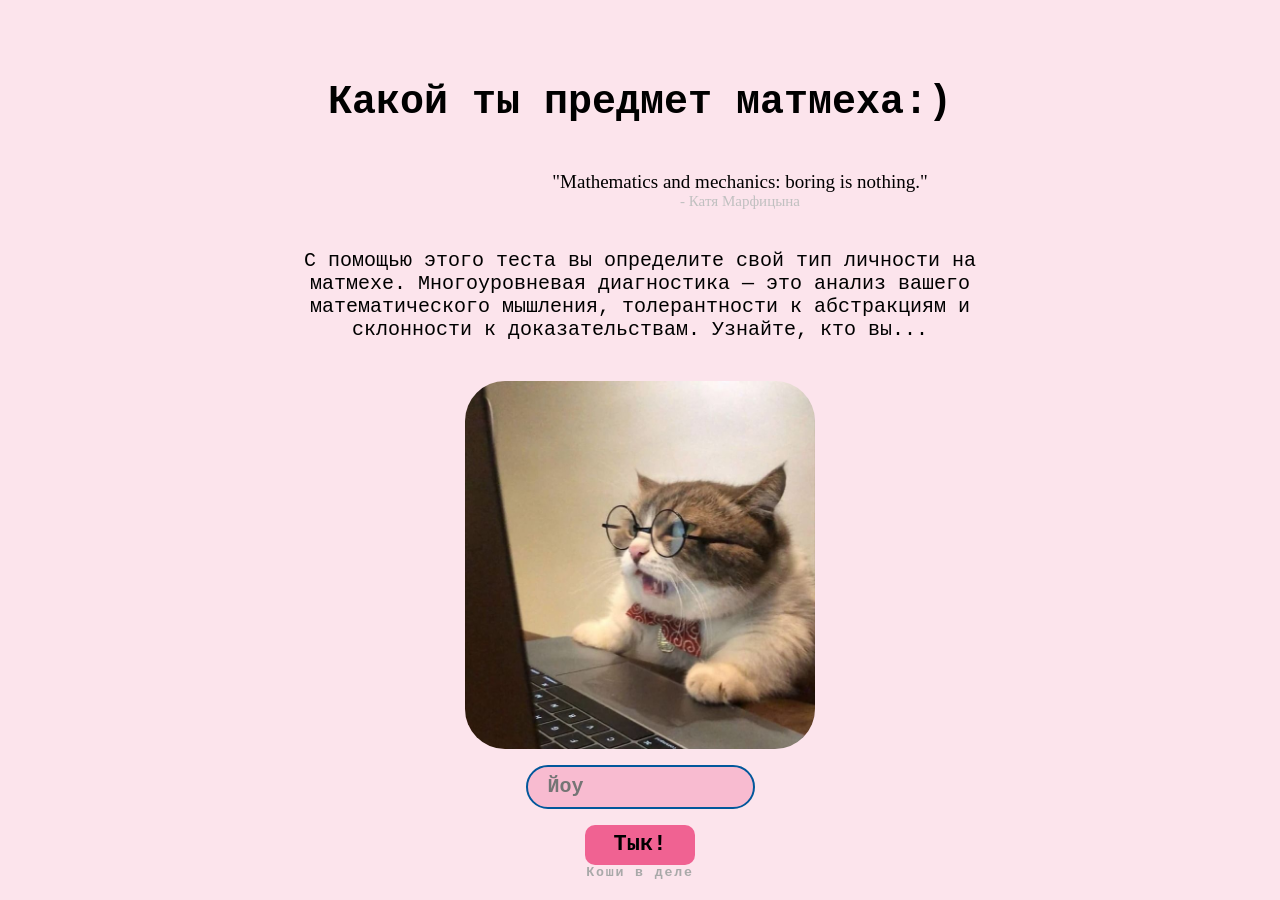
<file: index.html>
<!DOCTYPE html>
<html lang="ru">

	<head>
		<title>Какой ты предмет матмеха:)</title>
		<link rel="stylesheet" href="css/style.css">
		<meta charset="UTF-8">
		<script src="count.js" defer></script>
	</head>

	<body>
		
		<h1>Какой ты предмет матмеха:)</h1>
		<blockquote>
				"Mathematics and mechanics: boring is nothing."
			 	<div class="author">- Катя Марфицына</div>
		</blockquote>

		<p class="ind">С помощью этого теста вы определите свой тип личности на матмехе.
		Многоуровневая диагностика — это анализ вашего математического мышления, толерантности к абстракциям и склонности к доказательствам. Узнайте, кто вы...</p>

		<img src="first.jpg" width="350" >
		<p>
    		<input type="text" placeholder="Йоу" class="name-input">
		</p>

		<button onclick="start_test()" class="button">Тык!</button>
		<h5>Коши в деле</h5>
	</body>
</html>
</file>
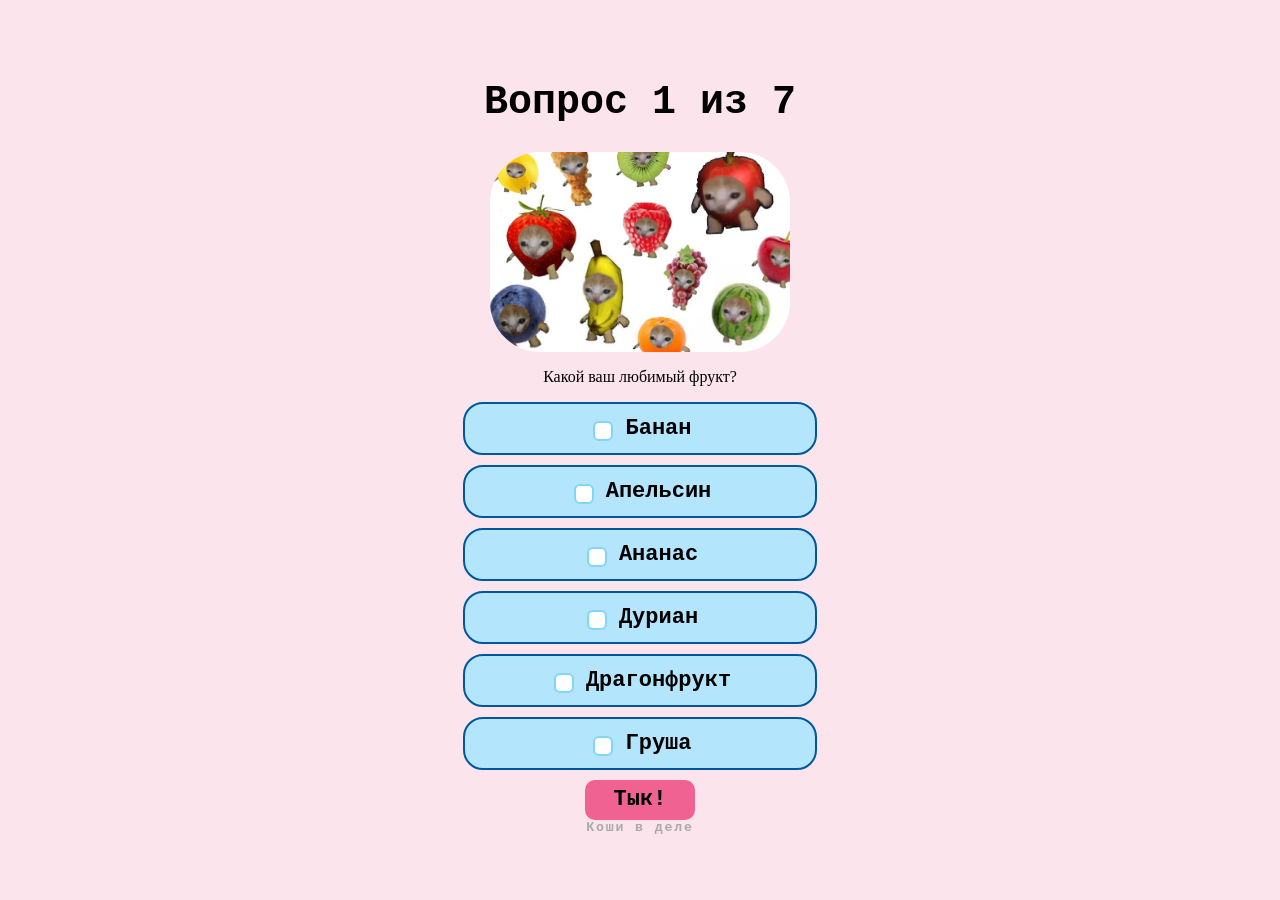
<file: page2.html>
<!DOCTYPE html>
<html lang="ru">

	<head>
		<title>Какой ты предмет матмеха:)</title>
		<link rel="stylesheet" href="css/style.css">
		<meta charset="UTF-8">
		<script src="count.js" defer></script>
	</head>
		
	<body>
		<h1>Вопрос 1 из 7 </h1>
		<div class="question" data-question="1">
			<img src="fr.jpg" style="width: 300px !important;" >
		    <p>Какой ваш любимый фрукт?</p>
		 
		    <label>
		    	<input type="radio" name="q1" value="banana">Банан
		    </label>

		    <label>	    	
		    	<input type="radio" name="q1" value="orange">Апельсин
		    </label>

		    <label>
		    	<input type="radio" name="q1" value="pineapple">Ананас
		    </label>

		    <label>
		    	
		    	<input type="radio" name="q1" value="durian">Дуриан
		    </label>

		    <label>
		    	<input type="radio" name="q1" value="dragon">Драгонфрукт
		    </label>

		    <label>
		    	<input type="radio" name="q1" value="pear">Груша
		    </label>
</div>
		 <button onclick="get_sub_for_ans('q1', 'page3.html')" class="button">Тык!</button>
		<h5>Коши в деле</h5>
	</body>
</html>
</file>
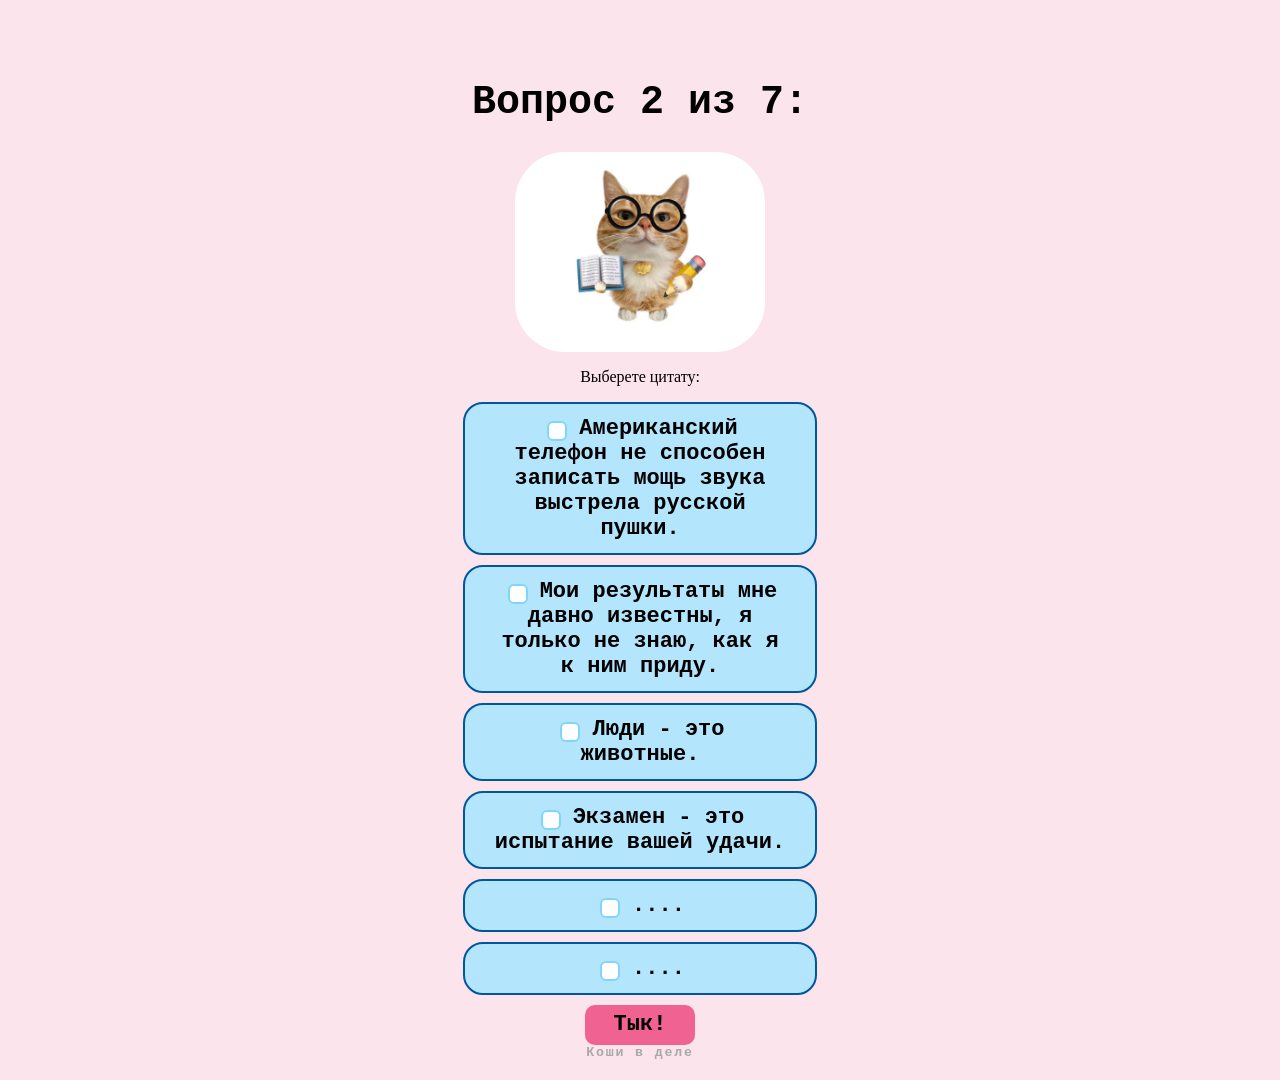
<file: page3.html>
<!DOCTYPE html>
<html lang="ru">

	<head>
		<title>Какой ты предмет матмеха:)</title>
		<link rel="stylesheet" href="css/style.css">
		<meta charset="UTF-8">
		<script src="count.js" defer></script>
	</head>
		
	<body>
		<h1>Вопрос 2 из 7: </h1>
		<div class="question" data-question="1">
			<img src="bl.jpg" style="width: 250px !important;" >
		    <p>Выберете цитату:</p>
		    
		    <label>
		    	<input type="radio" name="q2" value="phone">Американский телефон не способен записать мощь звука выстрела русской пушки.
		    </label>

		    <label>
		    	<input type="radio" name="q2" value="result">Мои результаты мне давно известны, я только не знаю, как я к ним приду.
		    </label>

		    <label>
		    	<input type="radio" name="q2" value="animal">Люди - это животные.
		    </label>

		    <label>
		    	<input type="radio" name="q2" value="exam">Экзамен - это испытание вашей удачи.
		    	
		    </label>

		    <label>
		    	<input type="radio" name="q2" value="pod1">....
		    </label>

			<label>
		    	<input type="radio" name="q2" value="pod2">....
		    </label>
</div>
		 <button onclick="get_sub_for_ans('q2', 'page4.html')" class="button">Тык!</button>
		<h5>Коши в деле</h5>
	</body>
</html>
</file>
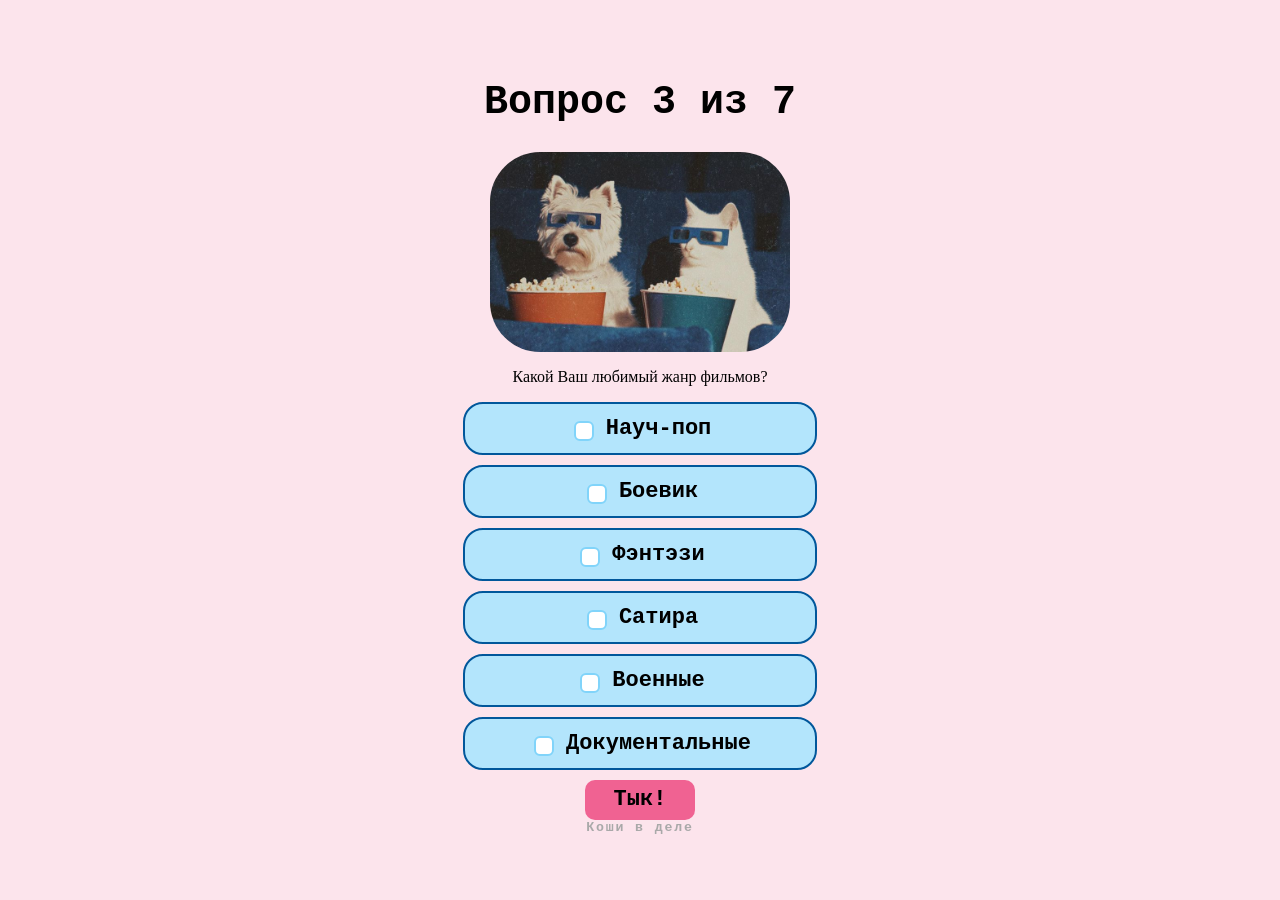
<file: page4.html>
<!DOCTYPE html>
<html lang="ru">

    <head>
        <title>Какой ты предмет матмеха:)</title>
        <link rel="stylesheet" href="css/style.css">
        <meta charset="UTF-8">
        <script src="count.js" defer></script>
    </head>
        
    <body>
        <h1>Вопрос 3 из 7</h1>
        <div class="question" data-question="1">
            <img src="film.jpg" style="width: 300px !important;" >
            <p>Какой Ваш любимый жанр фильмов?</p>
           
            <label>
                <input type="radio" name="q3" value="scienpop">Науч-поп
            </label>

            <label>
                <input type="radio" name="q3" value="action">Боевик
            </label>

            <label>       
                <input type="radio" name="q3" value="fantasy">Фэнтэзи      
            </label>

            <label>
                <input type="radio" name="q3" value="satire">Сатира
            </label>

            <label>
                <input type="radio" name="q3" value="war">Военные
            </label>

            <label>
                <input type="radio" name="q3" value="docum">Документальные
            </label>
</div>
        <button onclick="get_sub_for_ans('q3', 'page5.html')" class="button">Тык!</button>
        <h5>Коши в деле</h5>
    </body>
</html>
</file>
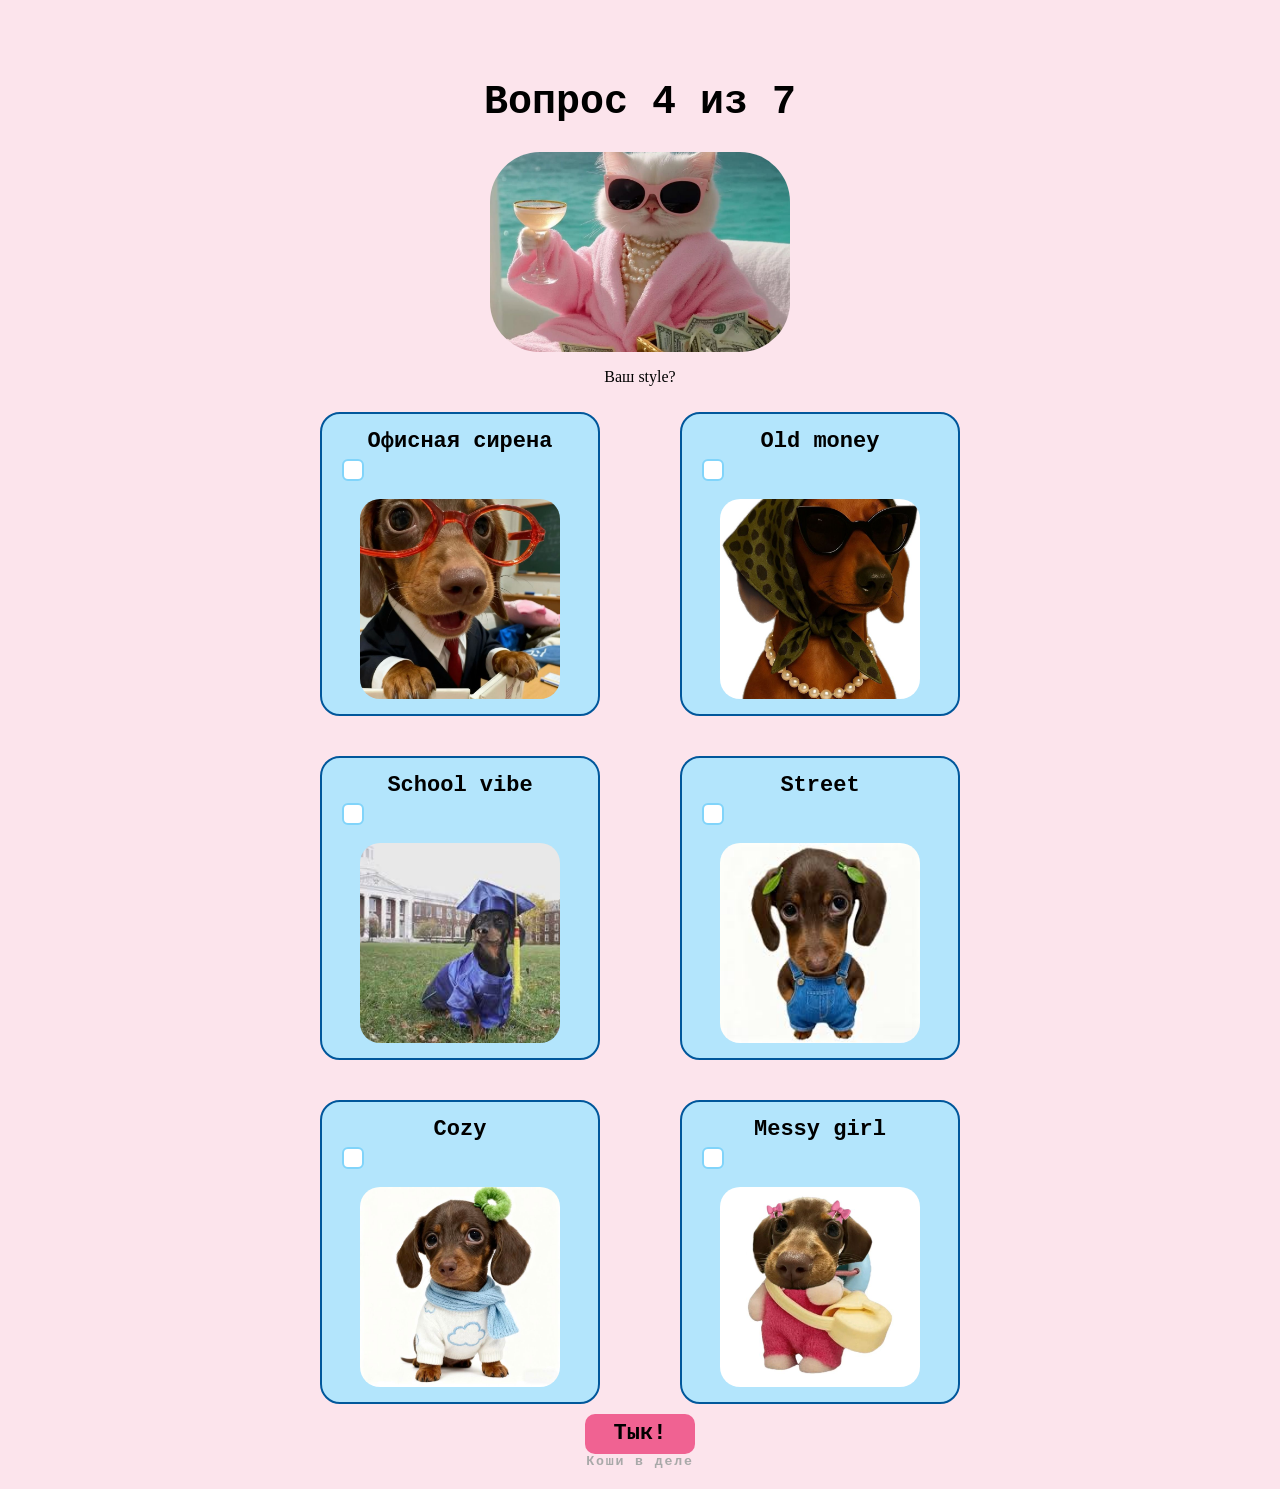
<file: page5.html>
<!DOCTYPE html>
<html lang="ru">

    <head>
        <title>Какой ты предмет матмеха:)</title>
        <link rel="stylesheet" href="css/style.css">
        <meta charset="UTF-8">
        <script src="count.js" defer></script>
    </head>
        
    <body>
        <h1>Вопрос 4 из 7</h1>
        <div class="question" data-question="1">
            <img src="styl.jpg" style="width: 300px !important;" >
            <p>Ваш style?</p>
            
            <div class="options-grid"> 
                <label>
                    <input type="radio" name="q4" value="ofice">Офисная сирена<img src="of.jpg" width="150">
                </label>

                <label>
                    <input type="radio" name="q4" value="old">Old money<img src="old.jpg" width="150">
                </label>

                <label>
                    <input type="radio" name="q4" value="school">School vibe<img src="sch.jpg" width="150">
                </label>

                <label>
                    
                    <input type="radio" name="q4" value="street">Street<img src="srt.jpg" width="150">
                </label>

                <label>
                    <input type="radio" name="q4" value="cozy">Cozy<img src="cozy.jpg" width="100">
                </label>

                <label>
                    <input type="radio" name="q4" value="messy">Messy girl<img src="mess.jpg" width="150">
                </label>
            </div>
        </div>
        <button onclick="get_sub_for_ans('q4', 'page6.html')" class="button">Тык!</button>
        <h5>Коши в деле</h5>
    </body>
</html>
</file>
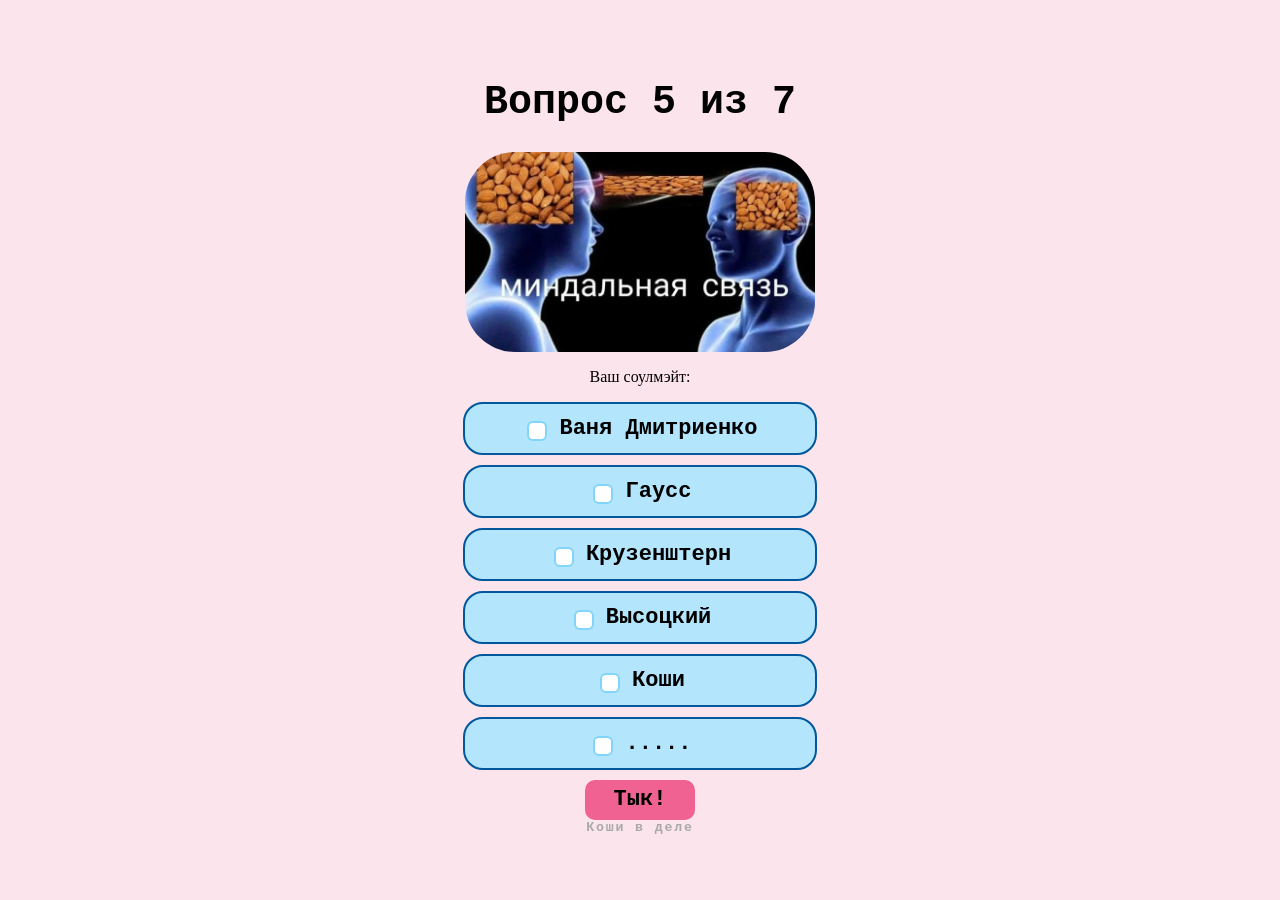
<file: page6.html>
<!DOCTYPE html>
<html lang="ru">

    <head>
        <title>Какой ты предмет матмеха:)</title>
        <link rel="stylesheet" href="css/style.css">
        <meta charset="UTF-8">
        <script src="count.js" defer></script>
    </head>
        
    <body>
        <h1>Вопрос 5 из 7</h1>
        <div class="question" data-question="1">
            <img src="soul.jpg" style="width: 350px !important;">
            <p>Ваш соулмэйт:</p>
            

            <label>
                <input type="radio" name="q5" value="vany">Ваня Дмитриенко
            </label>

            <label>
                <input type="radio" name="q5" value="gaus">Гаусс
            </label>

            <label>       
                <input type="radio" name="q5" value="krus">Крузенштерн      
            </label>

            <label>
                <input type="radio" name="q5" value="vsots">Высоцкий
            </label>

            <label>
                <input type="radio" name="q5" value="kosh">Коши
            </label>

            <label>
                <input type="radio" name="q5" value="papa">.....
            </label>
</div>
        <button onclick="get_sub_for_ans('q5', 'page7.html')" class="button">Тык!</button>
        <h5>Коши в деле</h5>
    </body>
</html>
</file>
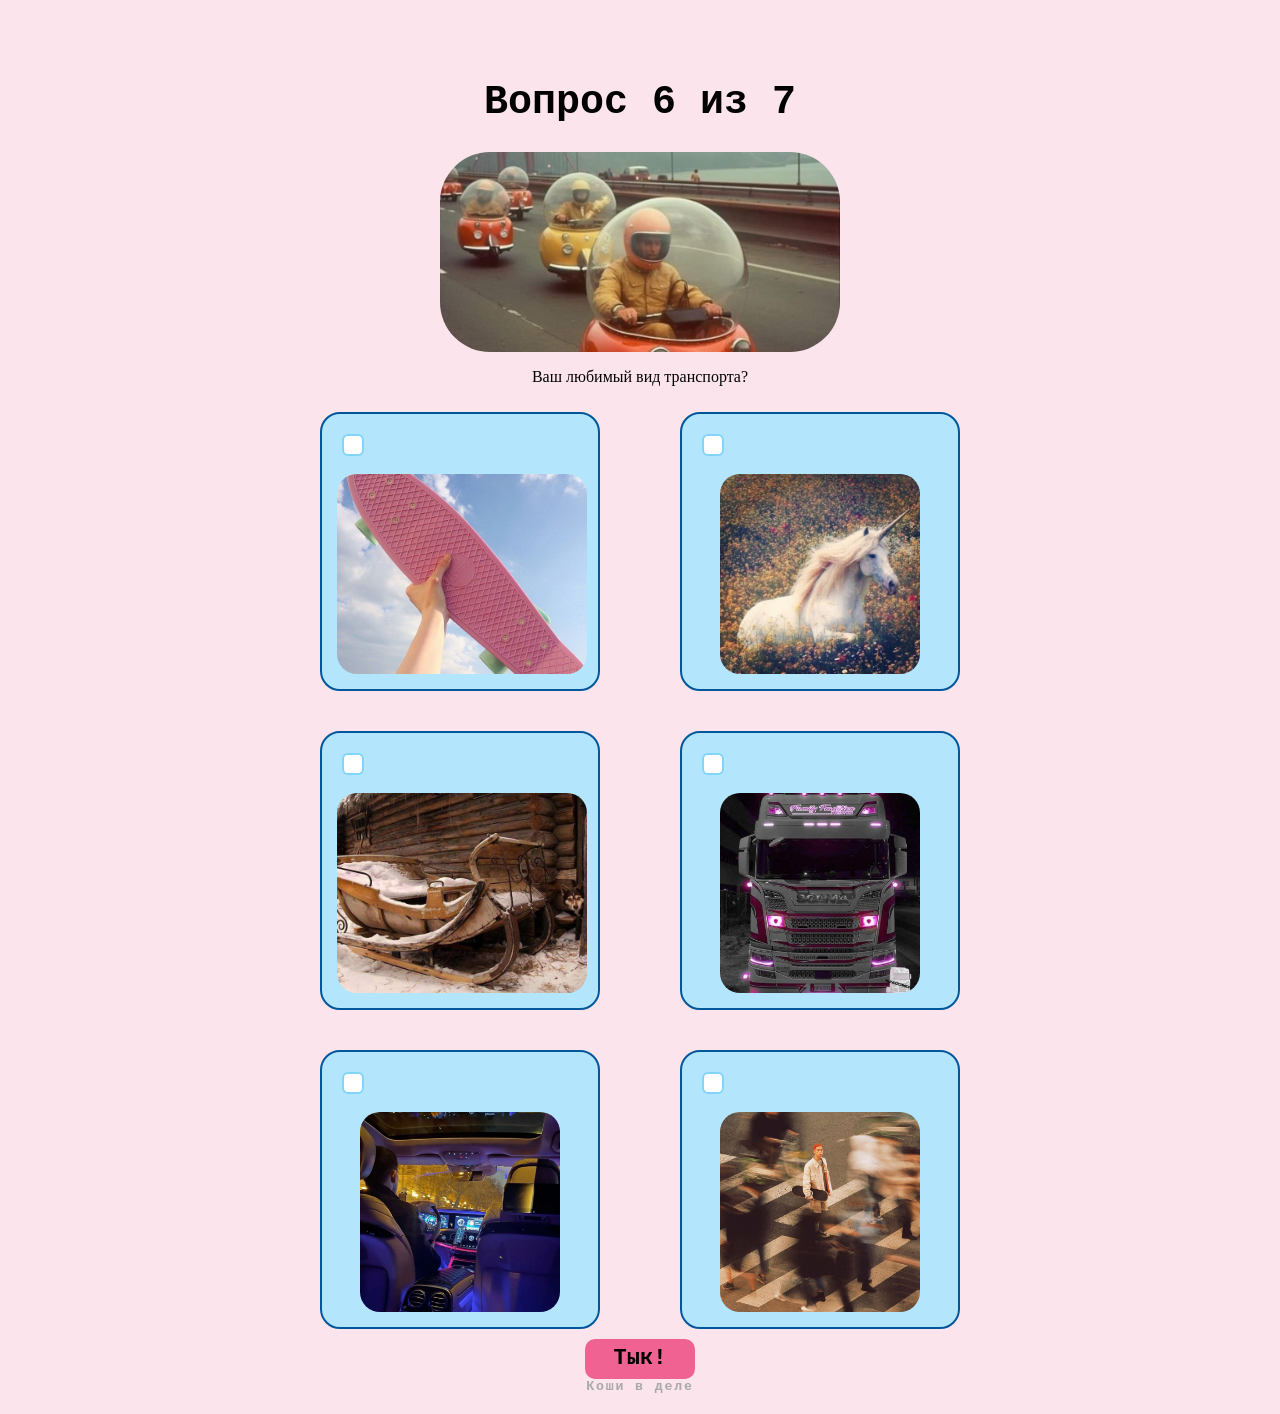
<file: page7.html>
<!DOCTYPE html>
<html lang="ru">

    <head>
        <title>Какой ты предмет матмеха:)</title>
        <link rel="stylesheet" href="css/style.css">
        <meta charset="UTF-8">
        <script src="count.js" defer></script>
    </head>
        
    <body>
        <h1>Вопрос 6 из 7</h1>
        <div class="question" data-question="1">
            <img src="tr.jpg" style="width: 400px !important;">
            <p>Ваш любимый вид транспорта?</p>
            
            <div class="options-grid"> 
                <label>
                    <input type="radio" name="q6" value="penny"><img src="penny.jpg" style="width: 250px !important;">
                </label>

                <label>
                    <input type="radio" name="q6" value="unicorn"><img src="ed.jpg" width="150">
                </label>

                <label>       
                    <input type="radio" name="q6" value="sani"><img src="sani.jpg" style="width: 250px !important;">    
                </label>

                <label>
                    <input type="radio" name="q6" value="taga"><img src="taga.jpg" width="150">
                </label>

                <label>
                    <input type="radio" name="q6" value="bisnes"><img src="bisbes.jpg" width="150">
                </label>

                <label>
                    <input type="radio" name="q6" value="other"><img src="pesh.jpg" width="150">
                </label>
            </div>
        </div>
        <button onclick="get_sub_for_ans('q6', 'page8.html')" class="button">Тык!</button>
        <h5>Коши в деле</h5>
    </body>
</html>
</file>
<file: css/style.css>
body {
    height: 100%;
    background: #fce4ec;
    display: flex;
    flex-direction: column;
    text-align: center;
    margin: 0;
}
img {
    border-radius: 40px;
    display: block;
    margin-left: auto;
    margin-right: auto;
    margin-top: 20px;
}

h1 {
    text-align: center;
    margin-top: 80px;
    font-size: 40px;
    font-family: Courier New;
}

.ind{
    font-size: 20px;
    font-family: Courier New, monospace;
    font-weight: 500;
    width: 700px; 
    margin-left: auto;
    margin-right: auto;
}

h5 {
    margin-top: auto;           
    margin-bottom: 20px;
    color: darkgray;
    font-family: Courier New, serif;
    text-align: center;
    letter-spacing: 1.8px;
}
blockquote {
    font-size: 19px;
    margin-left: auto;
    margin-right: auto;
    width: 700px; 
    font-family: Snell Roundhand, cursive;
    padding-left: 200px; 
    
}
blockquote .author{
    font-size: 15px;
    color: silver;
    font-family: Snell Roundhand;
    
}

.name-input{
    border-radius: 30px;
    border: 2px solid #01579b;
    background-color: #f8bbd0;
    display: block;
    width: 200px;
    height: 30px;
    padding: 5px;
    font-size: 20px;
    padding-left: 20px;
    font-family: Courier New;
    font-weight: bold;
    margin: 0 auto;
}

.button{
    background-color: #f06292;
    border-radius: 10px;
    border: none;
    width: 110px;
    height: 40px;
    display: block;
    margin: 0 auto;
    text-align: center;
    font-weight: bold;
    color: black;
    font-size: 22px;
    font-family: Courier New;
    transition: all 0.4s;

}

.button:hover {
     box-shadow: 0 0 0 2px white, 0 0 0 5px #01579b;
}

.question label {
    display: block;
    background-color: #B3E5FC;
    background-size: 300px 150px;
    border: 2px solid #01579b;
    border-radius: 20px;
    padding: 12px 25px;
    margin: 10px auto;
    cursor: pointer;
    width: auto;
    min-width: 200px;
    max-width: 300px;
    font-family: Courier New;
    font-size: 22px;
    font-weight: bold;
}



.question label input[type="radio"] {
    width: 20px;
    height: 20px;
    accent-color: #0288d1;
    margin-right: 12px;
    transform: translateY(2px);
}

.question input[type="radio"] {
    appearance: none;
    -webkit-appearance: none;
    width: 18px;
    height: 18px;
    min-width: 20px;
    border: 2px solid #81d4fa;
    border-radius: 6px;
    margin-right: 12px;
    vertical-align: middle;
    position: relative;
    cursor: pointer;
    background-color: white;
}

.question input[type="radio"]:checked {
    background-color: #81d4fa;
    box-shadow: inset 0 0 0 3px white;
}
.question img {
    display: block;         
    margin: 0 auto;         
    width: 200px;
    height: 200px;
    object-fit: cover;
    border-radius: 50px;
}
.options-grid {
    display: grid;
    grid-template-columns: repeat(2, 1fr);
    gap: 20px;
    justify-items: center;
    align-items: start;
    max-width: 700px;
    margin: 0 auto;
}

.options-grid label {
    display: flex;
    flex-direction: column;  
    justify-content: center;
    background-color: #B3E5FC;
    border: 2px solid #01579b;
    border-radius: 20px;
    padding: 15px;
    cursor: pointer;
    width: 100%;
    min-width: 220px;
    max-width: 280px;
    box-sizing: border-box;
    text-align: center;
}

.options-grid label input[type="radio"] {
    margin-bottom: 10px;
    width: 22px;
    height: 22px;
    accent-color: #0288d1;
    order: 1;
}


.options-grid label .option-text {
    font-family: Courier New;
    font-size: 22px;
    font-weight: bold;
    margin-bottom: 10px;
    order: 2;
}


.options-grid label img {
    width: 200px;
    height: 200px;
    object-fit: cover;
    border-radius: 20px;
    margin-top: 10px;
    order: 3;
}

.que {
    font-size: 30px;
    font-family: Courier New;
    font-weight: 600;
    letter-spacing: 2px;
}

.result {
    font-size: 18px;
    font-family: Courier New;
    width: 750px; 
    margin-left: auto;
    margin-right: auto;
}

.youres {
    font-size: 14px;
    font-family: Courier New;
}

.imgres {
    border-radius: 40px;
    display: block;
    margin-left: auto;
    margin-right: auto;
    margin-top: 20px;
}

.subject {
    font-size: 24px;
    font-family: Courier New;
    font-weight: 600;
}

.button-res {
    background-color: #f06292;
    border-radius: 10px;
    border: none;
    width: 170px;
    height: 40px;
    display: block;
    margin: 0 auto;
    text-align: center;
    font-weight: bold;
    color: black;
    font-size: 18px;
    font-family: Courier New;
    transition: all 0.4s;
}

.button-res:hover {
     box-shadow: 0 0 0 2px white, 0 0 0 5px #01579b;
}
</file>
